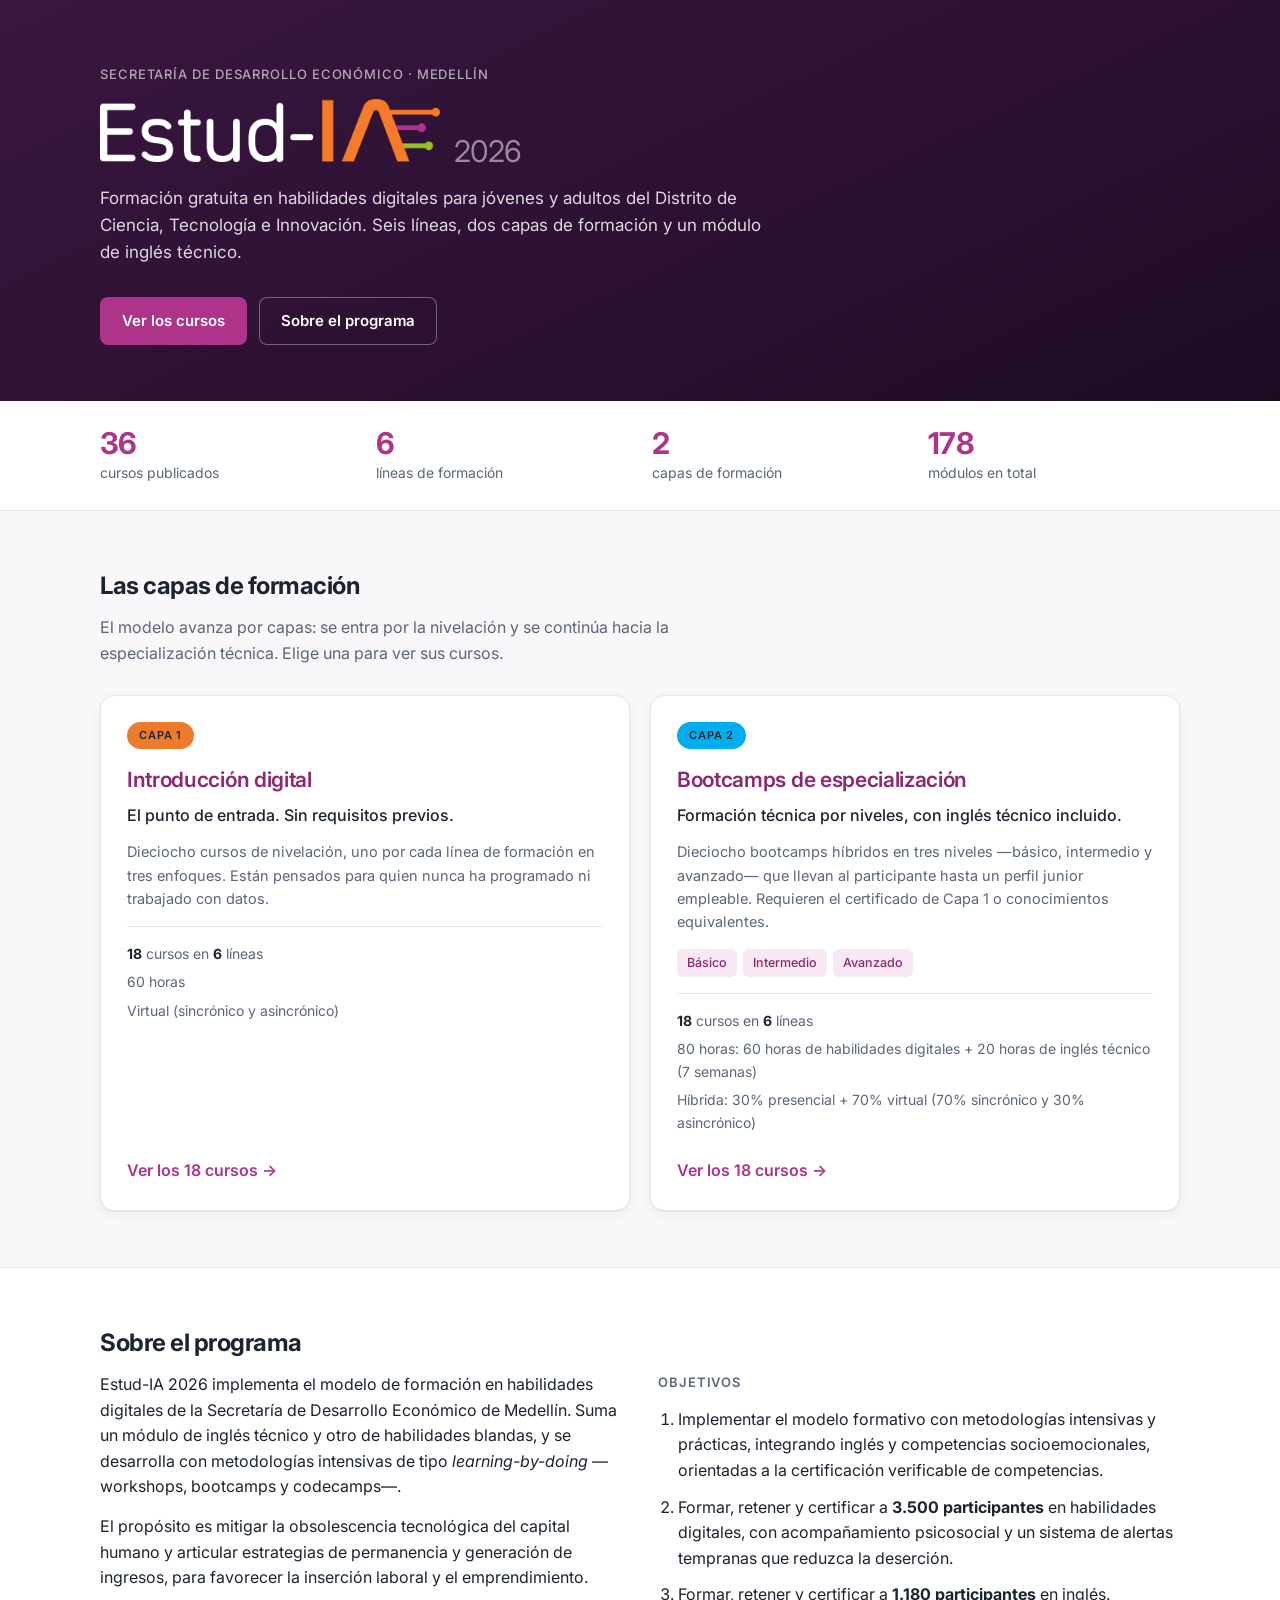
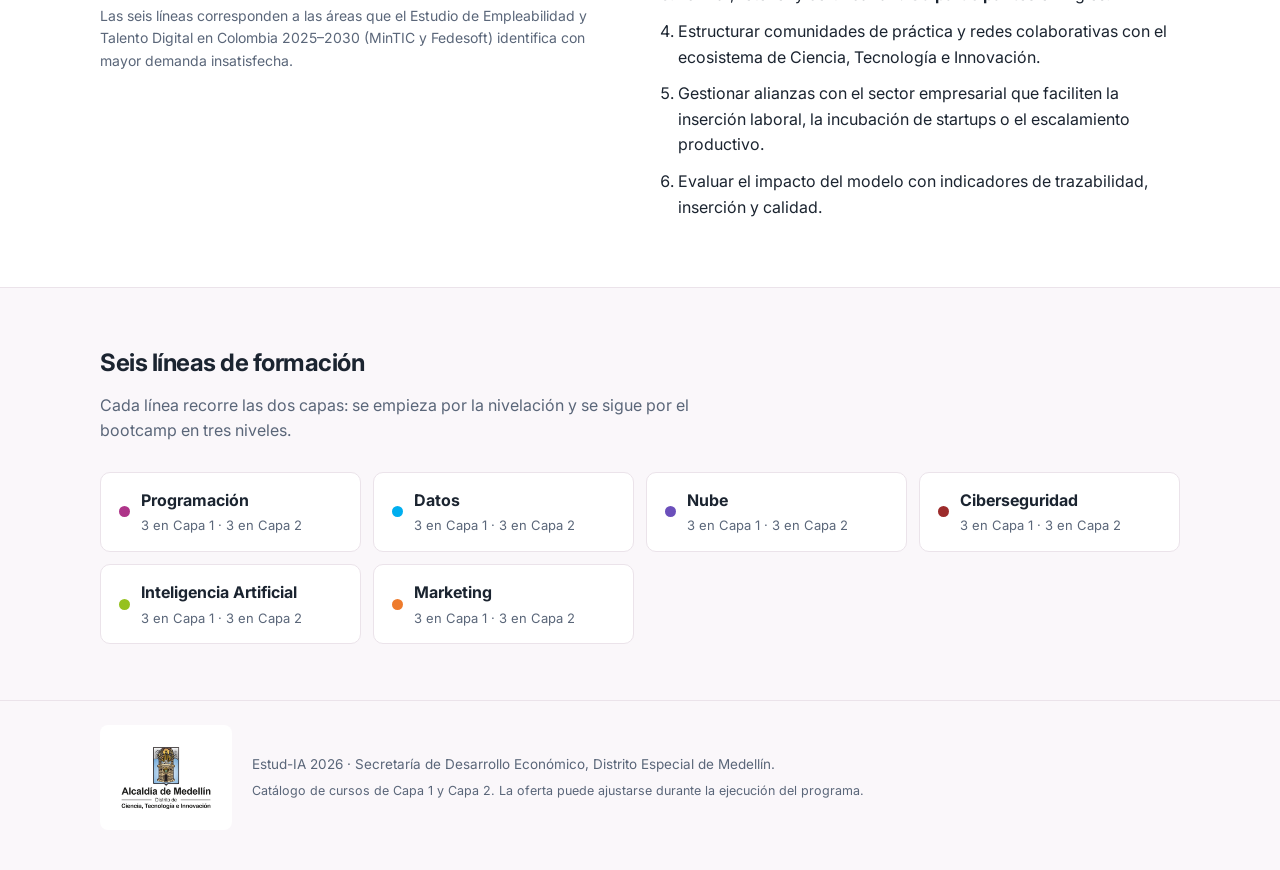
<file: index.html>
<!doctype html>
<html lang="es">
<head>
<meta charset="utf-8">
<meta name="viewport" content="width=device-width, initial-scale=1">
<title>Estud-IA · Programa de formación en habilidades digitales</title>
<meta name="description" content="Estud-IA 2026: formación gratuita en habilidades digitales para Medellín. 36 cursos en dos capas y seis líneas de formación.">
<link rel="preconnect" href="https://fonts.googleapis.com">
<link rel="preconnect" href="https://fonts.gstatic.com" crossorigin>
<link href="https://fonts.googleapis.com/css2?family=Inter:wght@400;500;600;700&display=swap" rel="stylesheet">
<link rel="stylesheet" href="styles.css">
</head>
<body>

<a class="salto" href="#capas">Saltar a las capas de formación</a>

<header class="portada">
  <div class="contenedor">
    <p class="sobretitulo">Secretaría de Desarrollo Económico · Medellín</p>
    <h1 class="logotipo">
      <img src="img/estud-ia.png" alt="Estud-IA" width="900" height="166">
      <span class="anio">2026</span>
    </h1>
    <p class="bajada">
      Formación gratuita en habilidades digitales para jóvenes y adultos del
      Distrito de Ciencia, Tecnología e Innovación. Seis líneas, dos capas de
      formación y un módulo de inglés técnico.
    </p>
    <p class="acciones-portada">
      <a class="boton" href="#capas">Ver los cursos</a>
      <a class="boton secundario" href="#programa">Sobre el programa</a>
    </p>
  </div>
</header>

<section class="cifras" aria-label="El programa en cifras">
  <div class="contenedor rejilla-cifras" id="cifras">
    <p class="cargando-cifras">Cargando…</p>
  </div>
</section>

<main>

  <!-- ---------- Las dos capas ---------- -->
  <section class="seccion" id="capas">
    <div class="contenedor">
      <h2 class="titulo-seccion">Las capas de formación</h2>
      <p class="intro-seccion">
        El modelo avanza por capas: se entra por la nivelación y se continúa
        hacia la especialización técnica. Elige una para ver sus cursos.
      </p>
      <div class="rejilla-capas" id="rejilla-capas"></div>
      <div class="estado oculto" id="error">
        <h3>No se pudo cargar el catálogo</h3>
        <p id="error-detalle"></p>
      </div>
    </div>
  </section>

  <!-- ---------- Sobre el programa ---------- -->
  <section class="seccion alterna" id="programa">
    <div class="contenedor">
      <h2 class="titulo-seccion">Sobre el programa</h2>
      <div class="dos-columnas">
        <div class="prosa">
          <p>
            Estud-IA 2026 implementa el modelo de formación en habilidades
            digitales de la Secretaría de Desarrollo Económico de Medellín.
            Suma un módulo de inglés técnico y otro de habilidades blandas,
            y se desarrolla con metodologías intensivas de tipo
            <i>learning-by-doing</i> —workshops, bootcamps y codecamps—.
          </p>
          <p>
            El propósito es mitigar la obsolescencia tecnológica del capital
            humano y articular estrategias de permanencia y generación de
            ingresos, para favorecer la inserción laboral y el emprendimiento.
          </p>
          <p class="nota-fuente">
            Las seis líneas corresponden a las áreas que el Estudio de
            Empleabilidad y Talento Digital en Colombia 2025–2030
            (MinTIC y Fedesoft) identifica con mayor demanda insatisfecha.
          </p>
        </div>
        <div>
          <h3 class="subtitulo">Objetivos</h3>
          <ol class="objetivos">
            <li>Implementar el modelo formativo con metodologías intensivas y
              prácticas, integrando inglés y competencias socioemocionales,
              orientadas a la certificación verificable de competencias.</li>
            <li>Formar, retener y certificar a <b>3.500 participantes</b> en
              habilidades digitales, con acompañamiento psicosocial y un
              sistema de alertas tempranas que reduzca la deserción.</li>
            <li>Formar, retener y certificar a <b>1.180 participantes</b> en
              inglés.</li>
            <li>Estructurar comunidades de práctica y redes colaborativas con
              el ecosistema de Ciencia, Tecnología e Innovación.</li>
            <li>Gestionar alianzas con el sector empresarial que faciliten la
              inserción laboral, la incubación de startups o el escalamiento
              productivo.</li>
            <li>Evaluar el impacto del modelo con indicadores de trazabilidad,
              inserción y calidad.</li>
          </ol>
        </div>
      </div>
    </div>
  </section>

  <!-- ---------- Líneas de formación ---------- -->
  <section class="seccion" id="lineas">
    <div class="contenedor">
      <h2 class="titulo-seccion">Seis líneas de formación</h2>
      <p class="intro-seccion">
        Cada línea recorre las dos capas: se empieza por la nivelación y se
        sigue por el bootcamp en tres niveles.
      </p>
      <ul class="rejilla-lineas" id="rejilla-lineas"></ul>
    </div>
  </section>

</main>

<footer class="pie-sitio">
  <div class="contenedor">
    <div class="pie-marcas">
      <img class="sello" src="img/alcaldia-medellin.png"
           alt="Alcaldía de Medellín · Distrito de Ciencia, Tecnología e Innovación"
           width="420" height="320">
      <div>
        <p>Estud-IA 2026 · Secretaría de Desarrollo Económico, Distrito Especial de Medellín.</p>
        <p class="menudo">Catálogo de cursos de Capa 1 y Capa 2. La oferta puede ajustarse durante la ejecución del programa.</p>
      </div>
    </div>
  </div>
</footer>

<script src="datos.js"></script>
<script>
(function () {
  'use strict';

  var E = window.EstudIA;
  var $ = function (id) { return document.getElementById(id); };

  function cifra(valor, etiqueta) {
    return '<div class="cifra"><b>' + E.esc(valor) + '</b>' +
           '<span>' + E.esc(etiqueta) + '</span></div>';
  }

  function tarjetaCapa(numero, meta, cursos) {
    var info = E.CAPAS[numero] || { nombre: 'Capa ' + numero, lema: '', detalle: '' };
    var niveles = {};
    cursos.forEach(function (c) { if (c.nivel) { niveles[c.nivel] = 1; } });

    var chips = '';
    Object.keys(E.NIVELES).forEach(function (n) {
      if (niveles[n]) { chips += '<span class="pastilla">' + E.esc(E.NIVELES[n]) + '</span>'; }
    });

    var filas = '';
    filas += '<li><b>' + cursos.length + '</b> cursos en <b>' + (meta ? meta.lineas : 6) + '</b> líneas</li>';
    if (meta && meta.duracion) {
      filas += '<li>' + E.esc(meta.duracion) + '</li>';
    }
    if (meta && meta.modalidad) {
      filas += '<li>' + E.esc(meta.modalidad) + '</li>';
    }

    return '' +
      '<a class="tarjeta-capa capa-' + numero + '" href="capa.html?n=' + numero + '">' +
        '<span class="etiqueta-capa capa-' + numero + '">Capa ' + numero + '</span>' +
        '<h3>' + E.esc(info.nombre) + '</h3>' +
        '<p class="lema">' + E.esc(info.lema) + '</p>' +
        '<p class="detalle-capa">' + E.esc(info.detalle) + '</p>' +
        (chips ? '<p class="pastillas">' + chips + '</p>' : '') +
        '<ul class="ficha-capa">' + filas + '</ul>' +
        '<span class="cta">Ver los ' + cursos.length + ' cursos →</span>' +
      '</a>';
  }

  function tarjetaLinea(cat, cursos) {
    var n1 = cursos.filter(function (c) { return c.capa === 1; }).length;
    var n2 = cursos.filter(function (c) { return c.capa === 2; }).length;
    return '' +
      '<li class="tarjeta-linea cat-' + E.esc(cat) + '">' +
        '<span class="punto" aria-hidden="true"></span>' +
        '<b>' + E.esc(E.nombreLinea(cat)) + '</b>' +
        '<span class="menudo">' + n1 + ' en Capa 1 · ' + n2 + ' en Capa 2</span>' +
      '</li>';
  }

  E.cargarCursos().then(function (doc) {
    var cursos = (doc && doc.cursos) || [];
    if (!cursos.length) { throw new Error('El archivo cargó, pero no contiene cursos.'); }

    // Cifras, todas derivadas de los datos.
    var lineas = {};
    cursos.forEach(function (c) { lineas[c.categoria] = 1; });
    var capas = {};
    cursos.forEach(function (c) { capas[c.capa] = 1; });

    $('cifras').innerHTML =
      cifra(cursos.length, 'cursos publicados') +
      cifra(Object.keys(lineas).length, 'líneas de formación') +
      cifra(Object.keys(capas).length, 'capas de formación') +
      cifra(cursos.reduce(function (s, c) { return s + c.modulos.length; }, 0), 'módulos en total');

    // Una tarjeta por capa presente en los datos.
    var numeros = Object.keys(capas).map(Number).sort(function (a, b) { return a - b; });
    $('rejilla-capas').innerHTML = numeros.map(function (n) {
      return tarjetaCapa(n, E.datosCapa(doc, n),
        cursos.filter(function (c) { return c.capa === n; }));
    }).join('');

    // Líneas, en el orden de LINEAS.
    var orden = Object.keys(E.LINEAS).filter(function (c) { return lineas[c]; });
    Object.keys(lineas).forEach(function (c) {
      if (orden.indexOf(c) === -1) { orden.push(c); }
    });
    $('rejilla-lineas').innerHTML = orden.map(function (cat) {
      return tarjetaLinea(cat, cursos.filter(function (c) { return c.categoria === cat; }));
    }).join('');

  }).catch(function (err) {
    var c = $('cifras');
    if (c) { c.innerHTML = ''; }
    $('error').classList.remove('oculto');
    $('error-detalle').textContent = err.message;
  });

})();
</script>

</body>
</html>
</file>
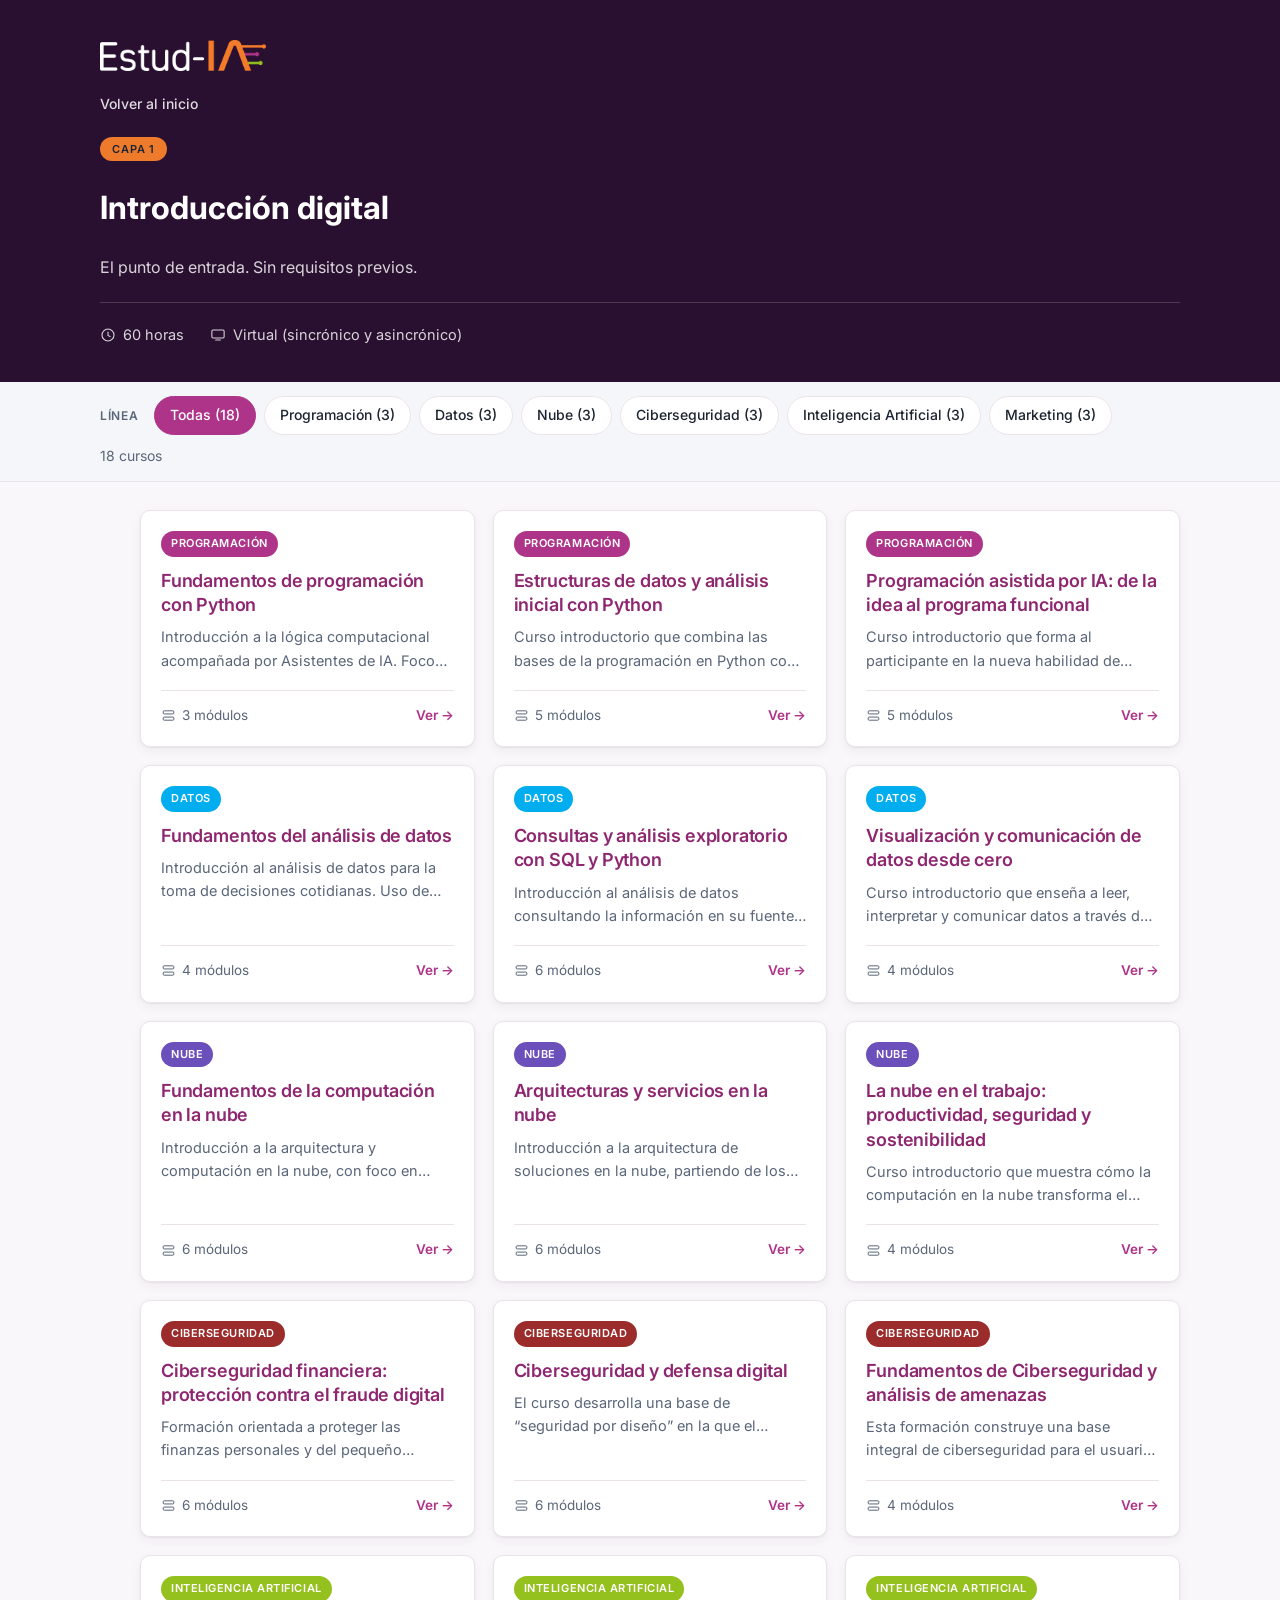
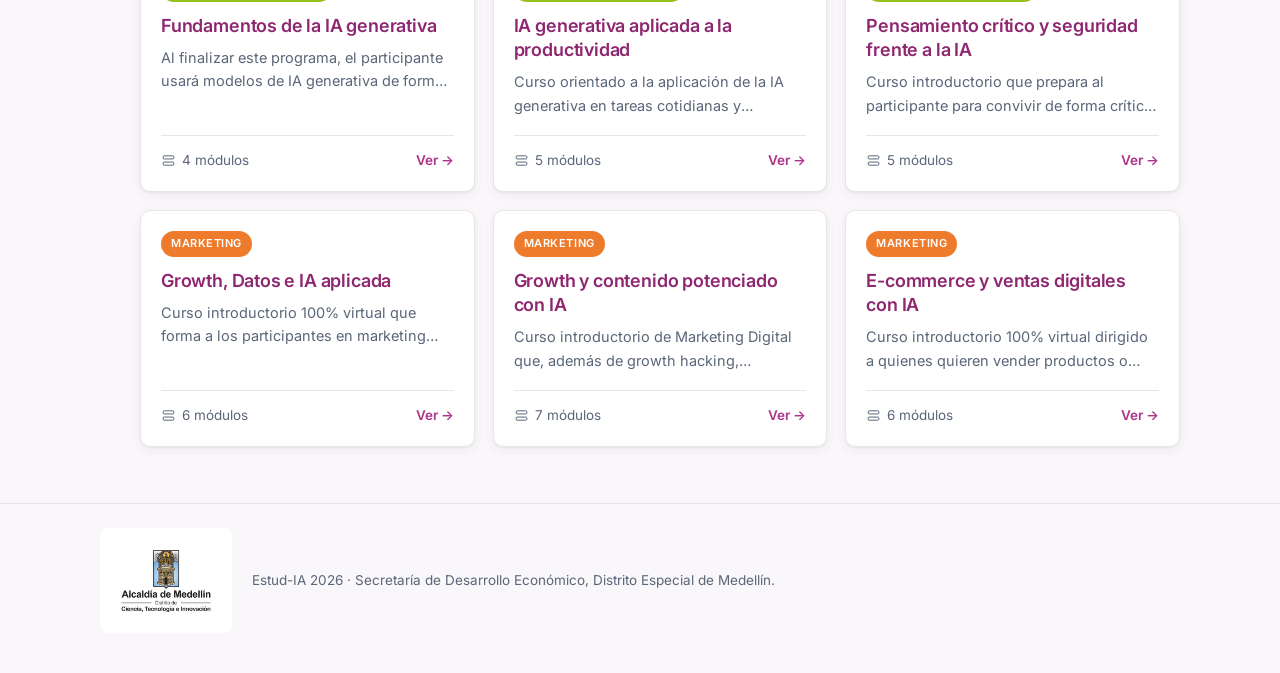
<file: capa.html>
<!doctype html>
<html lang="es">
<head>
<meta charset="utf-8">
<meta name="viewport" content="width=device-width, initial-scale=1">
<title>Cursos · Estud-IA</title>
<link rel="preconnect" href="https://fonts.googleapis.com">
<link rel="preconnect" href="https://fonts.gstatic.com" crossorigin>
<link href="https://fonts.googleapis.com/css2?family=Inter:wght@400;500;600;700&display=swap" rel="stylesheet">
<link rel="stylesheet" href="styles.css">
</head>
<body>

<a class="salto" href="#catalogo">Saltar al catálogo</a>

<header class="cabecera">
  <div class="contenedor">
    <a class="masthead" href="index.html" aria-label="Estud-IA, ir al inicio">
      <img src="img/estud-ia.png" alt="Estud-IA" width="900" height="166">
    </a>
    <a class="volver" href="index.html" id="volver">Volver al inicio</a>
    <div id="cabecera-capa"></div>
  </div>
</header>

<nav class="filtros" aria-label="Filtros del catálogo">
  <div class="contenedor" id="filtros"></div>
</nav>

<main class="contenedor" id="catalogo">

  <p class="estado" id="cargando">Cargando el catálogo…</p>

  <div class="estado oculto" id="error">
    <h2>No se pudo cargar el catálogo</h2>
    <p id="error-detalle"></p>
    <p class="acciones"><a class="boton" href="index.html">Volver al inicio</a></p>
  </div>

  <div class="estado oculto" id="vacio">
    <h2>Sin cursos con estos filtros</h2>
    <p>Prueba con otra combinación o vuelve a «Todas».</p>
  </div>

  <ul class="rejilla oculto" id="rejilla"></ul>

</main>

<footer class="pie-sitio">
  <div class="contenedor">
    <div class="pie-marcas">
      <img class="sello" src="img/alcaldia-medellin.png"
           alt="Alcaldía de Medellín · Distrito de Ciencia, Tecnología e Innovación"
           width="420" height="320">
      <p>Estud-IA 2026 · Secretaría de Desarrollo Económico, Distrito Especial de Medellín.</p>
    </div>
  </div>
</footer>

<script src="datos.js"></script>
<script>
(function () {
  'use strict';

  var E = window.EstudIA;
  var $ = function (id) { return document.getElementById(id); };

  // ?n=1 o ?n=2. Si falta o no es válido, se asume Capa 1.
  var capa = parseInt(new URLSearchParams(window.location.search).get('n'), 10);
  if (!capa || capa < 1) { capa = 1; }

  var cursos = [];
  var fLinea = 'todas';
  var fNivel = 'todos';

  /* ---- Cabecera ---- */

  function pintarCabecera(meta) {
    var info = E.CAPAS[capa] || { nombre: 'Capa ' + capa, lema: '' };
    document.title = 'Capa ' + capa + ' · ' + info.nombre + ' · Estud-IA';

    var ficha = '';
    if (meta && meta.duracion) {
      ficha += '<span class="dato">' + E.ICONOS.reloj + E.esc(meta.duracion) + '</span>';
    }
    if (meta && meta.modalidad) {
      ficha += '<span class="dato">' + E.ICONOS.modalidad + E.esc(meta.modalidad) + '</span>';
    }

    $('cabecera-capa').innerHTML =
      '<span class="etiqueta-capa capa-' + capa + '">Capa ' + capa + '</span>' +
      '<h1>' + E.esc(info.nombre) + '</h1>' +
      (info.lema ? '<p class="bajada">' + E.esc(info.lema) + '</p>' : '') +
      (ficha ? '<div class="ficha">' + ficha + '</div>' : '');
  }

  /* ---- Filtros ---- */

  function boton(grupo, valor, etiqueta, n, activo) {
    return '<button type="button" class="chip-filtro" data-grupo="' + grupo + '"' +
           ' data-valor="' + E.esc(valor) + '" aria-pressed="' + activo + '">' +
           E.esc(etiqueta) + ' (' + n + ')</button>';
  }

  function pintarFiltros() {
    var html = '';

    // Línea de formación, en el orden de LINEAS.
    var presentes = Object.keys(E.LINEAS).filter(function (cat) {
      return cursos.some(function (c) { return c.categoria === cat; });
    });
    cursos.forEach(function (c) {
      if (presentes.indexOf(c.categoria) === -1) { presentes.push(c.categoria); }
    });

    html += '<div class="grupo-filtro"><span class="etiqueta-filtro">Línea</span>' +
            boton('linea', 'todas', 'Todas', cursos.length, fLinea === 'todas');
    presentes.forEach(function (cat) {
      var n = cursos.filter(function (c) { return c.categoria === cat; }).length;
      html += boton('linea', cat, E.nombreLinea(cat), n, fLinea === cat);
    });
    html += '</div>';

    // Nivel: solo si esta capa los tiene (Capa 1 no).
    var conNivel = Object.keys(E.NIVELES).filter(function (niv) {
      return cursos.some(function (c) { return c.nivel === niv; });
    });
    if (conNivel.length) {
      html += '<div class="grupo-filtro"><span class="etiqueta-filtro">Nivel</span>' +
              boton('nivel', 'todos', 'Todos', cursos.length, fNivel === 'todos');
      conNivel.forEach(function (niv) {
        var n = cursos.filter(function (c) { return c.nivel === niv; }).length;
        html += boton('nivel', niv, E.NIVELES[niv], n, fNivel === niv);
      });
      html += '</div>';
    }

    html += '<p class="conteo" id="conteo"></p>';
    $('filtros').innerHTML = html;
  }

  $('filtros').addEventListener('click', function (ev) {
    var b = ev.target.closest('.chip-filtro');
    if (!b) { return; }
    if (b.dataset.grupo === 'linea') { fLinea = b.dataset.valor; }
    else { fNivel = b.dataset.valor; }

    Array.prototype.forEach.call(
      $('filtros').querySelectorAll('.chip-filtro'),
      function (otro) {
        var activo = (otro.dataset.grupo === 'linea')
          ? otro.dataset.valor === fLinea
          : otro.dataset.valor === fNivel;
        otro.setAttribute('aria-pressed', String(activo));
      }
    );
    pintarCursos();
  });

  /* ---- Tarjetas ---- */

  function tarjeta(c) {
    var n = (c.modulos || []).length;
    var nivel = E.nombreNivel(c.nivel);
    return '' +
      '<li>' +
      '<a class="tarjeta cat-' + E.esc(c.categoria) + '" href="curso.html?id=' +
        encodeURIComponent(c.id) + '">' +
        '<span class="encabezado-tarjeta">' +
          '<span class="chip-cat">' + E.esc(E.nombreLinea(c.categoria)) + '</span>' +
          (nivel ? '<span class="chip-nivel">' + E.esc(nivel) + '</span>' : '') +
        '</span>' +
        '<h2>' + E.esc(c.nombre) + '</h2>' +
        '<p class="resumen">' + E.esc(c.descripcion) + '</p>' +
        '<span class="pie">' +
          '<span class="dato">' + E.ICONOS.modulos + E.plural(n, 'módulo', 'módulos') + '</span>' +
          '<span class="ver" aria-hidden="true">Ver →</span>' +
        '</span>' +
      '</a>' +
      '</li>';
  }

  function pintarCursos() {
    var lista = cursos.filter(function (c) {
      return (fLinea === 'todas' || c.categoria === fLinea) &&
             (fNivel === 'todos'  || c.nivel === fNivel);
    });

    $('rejilla').innerHTML = lista.map(tarjeta).join('');
    $('rejilla').classList.toggle('oculto', lista.length === 0);
    $('vacio').classList.toggle('oculto', lista.length !== 0);

    var conteo = $('conteo');
    if (conteo) {
      conteo.textContent = (lista.length === cursos.length)
        ? E.plural(cursos.length, 'curso', 'cursos')
        : E.plural(lista.length, 'curso', 'cursos') + ' de ' + cursos.length;
    }
  }

  /* ---- Arranque ---- */

  E.cargarCursos().then(function (doc) {
    $('cargando').classList.add('oculto');

    var todos = (doc && doc.cursos) || [];
    cursos = E.ordenar(todos.filter(function (c) { return c.capa === capa; }));

    if (!cursos.length) {
      $('error').classList.remove('oculto');
      $('error-detalle').textContent =
        'No hay cursos publicados para la Capa ' + capa + '.';
      $('cabecera-capa').innerHTML = '<h1>Capa ' + capa + '</h1>';
      return;
    }

    pintarCabecera(E.datosCapa(doc, capa));
    pintarFiltros();
    pintarCursos();

  }).catch(function (err) {
    $('cargando').classList.add('oculto');
    $('cabecera-capa').innerHTML = '<h1>Catálogo</h1>';
    $('error').classList.remove('oculto');
    $('error-detalle').textContent = err.message;
  });

})();
</script>

</body>
</html>
</file>
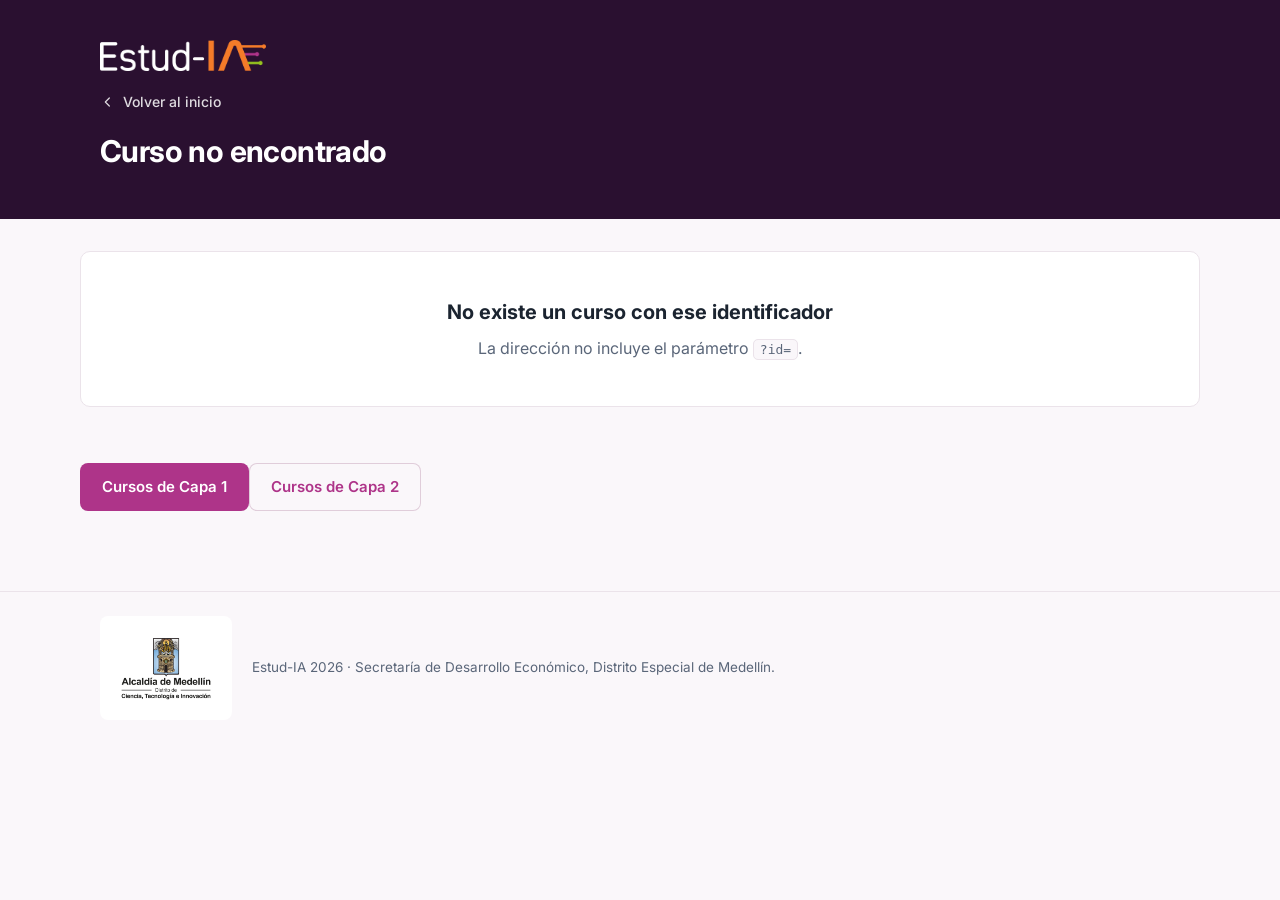
<file: curso.html>
<!doctype html>
<html lang="es">
<head>
<meta charset="utf-8">
<meta name="viewport" content="width=device-width, initial-scale=1">
<title>Curso · Estud-IA</title>
<link rel="preconnect" href="https://fonts.googleapis.com">
<link rel="preconnect" href="https://fonts.gstatic.com" crossorigin>
<link href="https://fonts.googleapis.com/css2?family=Inter:wght@400;500;600;700&display=swap" rel="stylesheet">
<link rel="stylesheet" href="styles.css">
</head>
<body>

<a class="salto" href="#contenido">Saltar al contenido</a>

<header class="cabecera cabecera-curso">
  <div class="contenedor">
    <a class="masthead" href="index.html" aria-label="Estud-IA, ir al inicio">
      <img src="img/estud-ia.png" alt="Estud-IA" width="900" height="166">
    </a>
    <a class="volver" href="index.html" id="volver">Volver</a>
    <div id="cabecera-curso"></div>
  </div>
</header>

<main class="contenedor detalle" id="contenido">
  <p class="estado" id="cargando">Cargando el curso…</p>
  <div id="cuerpo"></div>
</main>

<footer class="pie-sitio">
  <div class="contenedor">
    <div class="pie-marcas">
      <img class="sello" src="img/alcaldia-medellin.png"
           alt="Alcaldía de Medellín · Distrito de Ciencia, Tecnología e Innovación"
           width="420" height="320">
      <p>Estud-IA 2026 · Secretaría de Desarrollo Económico, Distrito Especial de Medellín.</p>
    </div>
  </div>
</footer>

<script src="datos.js"></script>
<script>
(function () {
  'use strict';

  var E = window.EstudIA;
  var $ = function (id) { return document.getElementById(id); };

  var id = new URLSearchParams(window.location.search).get('id');

  /* ---- Secciones ---- */

  function plegable(titulo, contenidoHtml) {
    return '<details class="plegable">' +
             '<summary>' + E.esc(titulo) + E.ICONOS.flecha + '</summary>' +
             '<div class="cuerpo">' + contenidoHtml + '</div>' +
           '</details>';
  }

  function modulo(m, i) {
    var items = (m.contenidos || []).map(function (c) {
      return '<li>' + E.esc(c) + '</li>';
    }).join('');

    // El título ya viene como "M1 - Nombre": se parte para no repetir el código.
    var partes = String(m.titulo || '').split(' - ');
    var codigo = partes.length > 1 ? partes.shift() : 'M' + (i + 1);
    var nombre = partes.join(' - ') || m.titulo || '';

    return '<details class="plegable"' + (i === 0 ? ' open' : '') + '>' +
             '<summary>' +
               '<span class="num">' + E.esc(codigo) + '</span>' +
               '<span>' + E.esc(nombre) + '</span>' +
               E.ICONOS.flecha +
             '</summary>' +
             '<div class="cuerpo">' +
               (items ? '<ul>' + items + '</ul>'
                      : '<p>Contenidos por publicar.</p>') +
             '</div>' +
           '</details>';
  }

  function pintarCurso(c) {
    var info = E.CAPAS[c.capa] || { nombre: 'Capa ' + c.capa };
    var nivel = E.nombreNivel(c.nivel);
    document.title = c.nombre + ' · Estud-IA';

    // El enlace de regreso lleva al catálogo de SU capa, no al inicio.
    var volver = $('volver');
    volver.href = 'capa.html?n=' + c.capa;
    volver.innerHTML = E.ICONOS.atras + 'Capa ' + c.capa + ' · ' + E.esc(info.nombre);

    var ficha = '<span class="dato">' + E.ICONOS.reloj + E.esc(c.duracion) + '</span>';
    if (c.modalidad) {
      ficha += '<span class="dato">' + E.ICONOS.modalidad + E.esc(c.modalidad) + '</span>';
    }

    $('cabecera-curso').innerHTML =
      '<span class="encabezado-tarjeta">' +
        '<span class="chip-cat">' + E.esc(E.nombreLinea(c.categoria)) + '</span>' +
        (nivel ? '<span class="chip-nivel">' + E.esc(nivel) + '</span>' : '') +
      '</span>' +
      '<h1>' + E.esc(c.nombre) + '</h1>' +
      '<div class="ficha">' + ficha + '</div>';

    var html = '';

    html += '<section class="bloque">' +
              '<h2>Descripción</h2>' +
              '<p>' + E.esc(c.descripcion) + '</p>' +
            '</section>';

    var herr = c.herramientas || [];
    if (herr.length) {
      html += '<section class="bloque">' +
                '<h2>Herramientas requeridas</h2>' +
                '<ul class="herramientas">' +
                  herr.map(function (h) { return '<li>' + E.esc(h) + '</li>'; }).join('') +
                '</ul>' +
              '</section>';
    }

    if (c.perfil_entrada) {
      html += plegable('Perfil de entrada', '<p>' + E.esc(c.perfil_entrada) + '</p>');
    }
    if (c.perfil_salida) {
      html += plegable('Perfil de salida', '<p>' + E.esc(c.perfil_salida) + '</p>');
    }

    var mods = c.modulos || [];
    if (mods.length) {
      html += '<h2 class="modulos-titulo">Módulos <span>· ' + mods.length + '</span></h2>' +
              mods.map(modulo).join('');
    }

    html += '<p class="acciones">' +
              '<a class="boton" href="capa.html?n=' + c.capa + '">' +
                E.ICONOS.atras + 'Ver los demás cursos de Capa ' + c.capa + '</a>' +
              '<a class="boton secundario" href="index.html">Inicio</a>' +
            '</p>';

    $('cuerpo').innerHTML = html;
  }

  function noEncontrado(id) {
    document.title = 'Curso no encontrado · Estud-IA';
    $('volver').innerHTML = E.ICONOS.atras + 'Volver al inicio';
    $('cabecera-curso').innerHTML = '<h1>Curso no encontrado</h1>';
    $('cuerpo').innerHTML =
      '<div class="estado">' +
        '<h2>No existe un curso con ese identificador</h2>' +
        (id ? '<p>Se buscó <code>' + E.esc(id) + '</code> y no está en el catálogo.</p>'
            : '<p>La dirección no incluye el parámetro <code>?id=</code>.</p>') +
      '</div>' +
      '<p class="acciones">' +
        '<a class="boton" href="capa.html?n=1">Cursos de Capa 1</a>' +
        '<a class="boton secundario" href="capa.html?n=2">Cursos de Capa 2</a>' +
      '</p>';
  }

  function fallo(mensaje) {
    $('cabecera-curso').innerHTML = '<h1>No se pudo cargar el curso</h1>';
    $('cuerpo').innerHTML =
      '<div class="estado"><p>' + E.esc(mensaje) + '</p></div>' +
      '<p class="acciones"><a class="boton" href="index.html">Volver al inicio</a></p>';
  }

  /* ---- Arranque ---- */

  $('volver').innerHTML = E.ICONOS.atras + 'Volver';

  E.cargarCursos().then(function (doc) {
    $('cargando').classList.add('oculto');

    var lista = (doc && doc.cursos) || [];
    var curso = null;
    for (var i = 0; i < lista.length; i++) {
      if (lista[i].id === id) { curso = lista[i]; break; }
    }

    if (curso) { pintarCurso(curso); }
    else { noEncontrado(id); }
  }).catch(function (err) {
    $('cargando').classList.add('oculto');
    fallo(err.message);
  });

})();
</script>

</body>
</html>
</file>
<file: styles.css>
/* Estud-IA — catálogo de cursos. CSS propio, sin frameworks. */

:root {
  /* Identidad grafica. Los tres colores de marca son #ae3489, #ee7b2c y
     #00aeef. Solo el magenta alcanza contraste AA para texto (5.75:1): el
     naranja (2.80) y el cian (2.53) no, asi que se usan como fondo con
     texto oscuro o como acento grafico, nunca como color de letra. */
  --marca: #ae3489;
  --marca-oscura: #8e2770;
  --marca-clara: #f7e9f3;

  --naranja: #ee7b2c;
  --cian: #00aeef;

  --hero: #2a1030;
  --hero-alto: #3a1640;

  --fondo: #faf7fa;
  --blanco: #ffffff;
  --borde: #ebe3ea;

  --texto: #1b2430;
  --texto-suave: #5a6679;

  --radio: 10px;
  --sombra: 0 1px 2px rgba(27, 36, 48, .06), 0 4px 12px rgba(27, 36, 48, .05);
  --sombra-alta: 0 2px 4px rgba(27, 36, 48, .08), 0 12px 28px rgba(27, 36, 48, .10);

  --ancho: 1120px;
  --gutter: 20px;
}

/* Un color por línea de formación. Se usa en el chip de la tarjeta. */
/* Un tono por linea. Son puntos decorativos junto a una etiqueta escrita,
   no el unico portador del significado. Anclados en los tres colores de
   marca mas el verde del logotipo; los dos restantes se interpolan. La
   pareja mas parecida queda a 121 de distancia RGB y 42 grados de tono. */
.cat-programacion   { --cat: #ae3489; }   /* magenta de marca */
.cat-ciberseguridad { --cat: #9c2b2b; }
.cat-marketing      { --cat: #ee7b2c; }   /* naranja de marca */
.cat-ia             { --cat: #95c11f; }   /* verde del logotipo */
.cat-datos          { --cat: #00aeef; }   /* cian de marca */
.cat-nube           { --cat: #6b4fbb; }

*, *::before, *::after { box-sizing: border-box; }

html { -webkit-text-size-adjust: 100%; }

body {
  margin: 0;
  font-family: Inter, system-ui, -apple-system, "Segoe UI", Roboto, sans-serif;
  font-size: 16px;
  line-height: 1.6;
  color: var(--texto);
  background: var(--fondo);
  -webkit-font-smoothing: antialiased;
}

a { color: var(--marca); }

.contenedor {
  max-width: var(--ancho);
  margin: 0 auto;
  padding: 0 var(--gutter);
}

/* Accesibilidad: salto al contenido y foco visible. */
.salto {
  position: absolute;
  left: -9999px;
  top: 0;
  background: var(--blanco);
  color: var(--marca);
  padding: 10px 16px;
  z-index: 10;
}
.salto:focus { left: 8px; top: 8px; }

:focus-visible {
  outline: 2px solid var(--marca);
  outline-offset: 2px;
  border-radius: 4px;
}

/* ---------- Encabezado ---------- */

.cabecera {
  background: var(--hero);
  color: var(--blanco);
  padding: 40px 0 36px;
}

.cabecera .marca {
  display: inline-flex;
  align-items: baseline;
  gap: 10px;
  margin: 0 0 10px;
  font-size: 32px;
  line-height: 1.15;
  font-weight: 700;
  letter-spacing: -.02em;
}

.cabecera .marca .capa {
  font-size: 13px;
  font-weight: 500;
  letter-spacing: .06em;
  text-transform: uppercase;
  padding: 4px 9px;
  border-radius: 999px;
  background: rgba(255, 255, 255, .16);
}

.cabecera p {
  margin: 0;
  max-width: 60ch;
  font-size: 16px;
  color: rgba(255, 255, 255, .82);
}

/* ---------- Filtros ---------- */

.filtros {
  position: sticky;
  top: 0;
  z-index: 5;
  background: rgba(244, 246, 249, .92);
  backdrop-filter: blur(8px);
  border-bottom: 1px solid var(--borde);
  padding: 14px 0;
  margin-bottom: 28px;
}

.filtros .fila {
  display: flex;
  flex-wrap: wrap;
  align-items: center;
  gap: 8px;
}

.filtros .conteo {
  margin-left: auto;
  font-size: 14px;
  color: var(--texto-suave);
  white-space: nowrap;
}

.chip-filtro {
  font: inherit;
  font-size: 14px;
  font-weight: 500;
  color: var(--texto);
  background: var(--blanco);
  border: 1px solid var(--borde);
  border-radius: 999px;
  padding: 7px 15px;
  cursor: pointer;
  transition: background .15s, border-color .15s, color .15s;
}

.chip-filtro:hover {
  border-color: var(--marca);
  color: var(--marca);
}

.chip-filtro[aria-pressed="true"] {
  background: var(--marca);
  border-color: var(--marca);
  color: var(--blanco);
}

/* ---------- Rejilla de tarjetas ---------- */

.rejilla {
  display: grid;
  grid-template-columns: repeat(auto-fill, minmax(300px, 1fr));
  gap: 18px;
  padding-bottom: 56px;
  list-style: none;
  margin: 0;
}

.tarjeta {
  display: flex;
  flex-direction: column;
  height: 100%;
  background: var(--blanco);
  border: 1px solid var(--borde);
  border-radius: var(--radio);
  box-shadow: var(--sombra);
  padding: 20px;
  text-decoration: none;
  color: inherit;
  transition: transform .15s, box-shadow .15s, border-color .15s;
}

.tarjeta:hover,
.tarjeta:focus-visible {
  transform: translateY(-2px);
  box-shadow: var(--sombra-alta);
  border-color: #dcc4d6;
}

.chip-cat {
  align-self: flex-start;
  font-size: 11px;
  font-weight: 600;
  letter-spacing: .05em;
  text-transform: uppercase;
  color: var(--blanco);
  background: var(--cat, var(--marca));
  border-radius: 999px;
  padding: 4px 10px;
  margin-bottom: 12px;
}

.tarjeta h2 {
  margin: 0 0 8px;
  font-size: 18px;
  line-height: 1.35;
  font-weight: 600;
  letter-spacing: -.01em;
  color: var(--marca-oscura);
}

/* Descripción truncada a 2 líneas. */
.tarjeta .resumen {
  margin: 0 0 18px;
  font-size: 14.5px;
  color: var(--texto-suave);
  display: -webkit-box;
  -webkit-line-clamp: 2;
  line-clamp: 2;
  -webkit-box-orient: vertical;
  overflow: hidden;
}

.tarjeta .pie {
  margin-top: auto;
  display: flex;
  align-items: center;
  gap: 14px;
  padding-top: 14px;
  border-top: 1px solid var(--borde);
  font-size: 13.5px;
  color: var(--texto-suave);
}

.tarjeta .pie .dato {
  display: inline-flex;
  align-items: center;
  gap: 6px;
}

.tarjeta .pie svg {
  width: 15px;
  height: 15px;
  flex: none;
  stroke: currentColor;
  fill: none;
  stroke-width: 1.6;
}

.tarjeta .ver {
  margin-left: auto;
  font-weight: 600;
  color: var(--marca);
}

/* ---------- Estados ---------- */

.estado {
  background: var(--blanco);
  border: 1px solid var(--borde);
  border-radius: var(--radio);
  padding: 44px 24px;
  margin-bottom: 56px;
  text-align: center;
  color: var(--texto-suave);
}

.estado h2 {
  margin: 0 0 8px;
  font-size: 20px;
  color: var(--texto);
}

.estado p { margin: 0 auto; max-width: 52ch; }

.estado code {
  font-family: ui-monospace, SFMono-Regular, Menlo, Consolas, monospace;
  font-size: 13px;
  background: var(--fondo);
  border: 1px solid var(--borde);
  border-radius: 5px;
  padding: 2px 6px;
}

.oculto { display: none !important; }

/* ---------- Detalle del curso ---------- */

.volver {
  display: inline-flex;
  align-items: center;
  gap: 7px;
  font-size: 14px;
  font-weight: 500;
  color: rgba(255, 255, 255, .85);
  text-decoration: none;
  margin-bottom: 20px;
}

.volver:hover { color: var(--blanco); text-decoration: underline; }

.volver svg {
  width: 16px;
  height: 16px;
  stroke: currentColor;
  fill: none;
  stroke-width: 1.8;
}

/* Sobre el azul oscuro de la cabecera el color de linea no contrasta:
   el chip del detalle usa un velo blanco en su lugar. */
.cabecera-curso .chip-cat {
  margin-bottom: 14px;
  background: rgba(255, 255, 255, .18);
}

.cabecera-curso h1 {
  margin: 0 0 14px;
  font-size: 30px;
  line-height: 1.2;
  font-weight: 700;
  letter-spacing: -.02em;
  max-width: 28ch;
}

.ficha {
  display: flex;
  flex-wrap: wrap;
  gap: 10px 26px;
  margin-top: 22px;
  padding-top: 20px;
  border-top: 1px solid rgba(255, 255, 255, .18);
  font-size: 14.5px;
  color: rgba(255, 255, 255, .82);
}

.ficha .dato { display: inline-flex; align-items: center; gap: 7px; }

.ficha svg {
  width: 16px;
  height: 16px;
  flex: none;
  stroke: currentColor;
  fill: none;
  stroke-width: 1.6;
}

.detalle { padding: 32px 0 64px; }

.bloque {
  background: var(--blanco);
  border: 1px solid var(--borde);
  border-radius: var(--radio);
  box-shadow: var(--sombra);
  padding: 24px;
  margin-bottom: 18px;
}

.bloque > h2 {
  margin: 0 0 14px;
  font-size: 13px;
  font-weight: 600;
  letter-spacing: .07em;
  text-transform: uppercase;
  color: var(--texto-suave);
}

.bloque p { margin: 0; }

.herramientas {
  display: flex;
  flex-wrap: wrap;
  gap: 8px;
  list-style: none;
  margin: 0;
  padding: 0;
}

.herramientas li {
  font-size: 14px;
  background: var(--marca-clara);
  color: var(--marca-oscura);
  border-radius: 6px;
  padding: 5px 11px;
}

/* Secciones colapsables: <details> nativo, sin JS. */
.plegable {
  background: var(--blanco);
  border: 1px solid var(--borde);
  border-radius: var(--radio);
  box-shadow: var(--sombra);
  margin-bottom: 12px;
  overflow: hidden;
}

.plegable > summary {
  display: flex;
  align-items: center;
  gap: 12px;
  padding: 16px 22px;
  cursor: pointer;
  font-weight: 600;
  color: var(--marca-oscura);
  list-style: none;
}

.plegable > summary::-webkit-details-marker { display: none; }

.plegable > summary:hover { background: #fafbfd; }

.plegable > summary .flecha {
  margin-left: auto;
  flex: none;
  width: 18px;
  height: 18px;
  stroke: var(--texto-suave);
  fill: none;
  stroke-width: 1.8;
  transition: transform .18s;
}

.plegable[open] > summary .flecha { transform: rotate(180deg); }

.plegable > summary .num {
  flex: none;
  width: 30px;
  height: 30px;
  display: grid;
  place-items: center;
  border-radius: 7px;
  background: var(--marca-clara);
  color: var(--marca);
  font-size: 13px;
  font-weight: 600;
}

.plegable .cuerpo {
  padding: 4px 22px 20px;
  border-top: 1px solid var(--borde);
}

.plegable .cuerpo p { margin: 16px 0 0; }

.plegable .cuerpo ul {
  margin: 16px 0 0;
  padding-left: 22px;
}

.plegable .cuerpo li { margin-bottom: 7px; }

.modulos-titulo {
  margin: 34px 0 14px;
  font-size: 18px;
  font-weight: 600;
  letter-spacing: -.01em;
}

.modulos-titulo span {
  font-size: 14px;
  font-weight: 400;
  color: var(--texto-suave);
}

.acciones { margin-top: 32px; }

.boton {
  display: inline-flex;
  align-items: center;
  gap: 8px;
  font-size: 15px;
  font-weight: 600;
  color: var(--blanco);
  background: var(--marca);
  border-radius: 8px;
  padding: 12px 22px;
  text-decoration: none;
  transition: background .15s;
}

.boton:hover { background: var(--marca-oscura); }

.boton svg {
  width: 17px;
  height: 17px;
  stroke: currentColor;
  fill: none;
  stroke-width: 1.8;
}

.pie-sitio {
  border-top: 1px solid var(--borde);
  padding: 24px 0 40px;
  font-size: 13.5px;
  color: var(--texto-suave);
}

.pie-sitio p { margin: 0; }

/* ---------- Móvil ---------- */

@media (max-width: 620px) {
  .cabecera { padding: 28px 0 24px; }
  .cabecera .marca { font-size: 26px; }
  .cabecera-curso h1 { font-size: 24px; }
  .rejilla { grid-template-columns: 1fr; gap: 14px; }
  .filtros .fila { gap: 7px; }
  .filtros .conteo { margin-left: 0; width: 100%; order: 3; }
  .chip-filtro { font-size: 13.5px; padding: 6px 13px; }
  .bloque, .plegable > summary { padding-left: 16px; padding-right: 16px; }
  .plegable .cuerpo { padding-left: 16px; padding-right: 16px; }
}

@media (prefers-reduced-motion: reduce) {
  * { transition: none !important; }
  .tarjeta:hover { transform: none; }
}

@media print {
  .filtros, .volver, .acciones, .salto { display: none; }
  .cabecera { background: none; color: #000; }
  .cabecera p, .ficha { color: #333; }
  .plegable .cuerpo { display: block !important; }
}

/* =====================================================================
   Portada (index.html) y elementos nuevos de dos capas
   ===================================================================== */

.portada {
  background: linear-gradient(155deg, var(--hero-alto) 0%, var(--hero) 62%, #1d0b22 100%);
  color: var(--blanco);
  padding: 64px 0 56px;
}

.portada .sobretitulo {
  margin: 0 0 14px;
  font-size: 13px;
  font-weight: 500;
  letter-spacing: .07em;
  text-transform: uppercase;
  color: rgba(255, 255, 255, .62);
}

.portada h1 {
  margin: 0 0 18px;
  font-size: 48px;
  line-height: 1.05;
  font-weight: 700;
  letter-spacing: -.03em;
}

.portada h1 .anio {
  font-weight: 400;
  color: rgba(255, 255, 255, .5);
}

.bajada {
  margin: 0;
  max-width: 62ch;
  font-size: 17px;
  line-height: 1.6;
  color: rgba(255, 255, 255, .84);
}

.acciones-portada {
  display: flex;
  flex-wrap: wrap;
  gap: 12px;
  margin: 30px 0 0;
}

.boton.secundario {
  background: transparent;
  color: var(--blanco);
  box-shadow: inset 0 0 0 1px rgba(255, 255, 255, .34);
}

.boton.secundario:hover { background: rgba(255, 255, 255, .1); }

.detalle .boton.secundario {
  color: var(--marca);
  box-shadow: inset 0 0 0 1px #e0cdda;
}

.detalle .boton.secundario:hover { background: var(--marca-clara); }

/* ---- Cifras ---- */

.cifras {
  background: var(--blanco);
  border-bottom: 1px solid var(--borde);
}

.rejilla-cifras {
  display: grid;
  grid-template-columns: repeat(auto-fit, minmax(150px, 1fr));
  gap: 4px 24px;
  padding-top: 26px;
  padding-bottom: 26px;
}

.cifra { display: flex; flex-direction: column; gap: 2px; }

.cifra b {
  font-size: 30px;
  font-weight: 700;
  letter-spacing: -.02em;
  color: var(--marca);
  line-height: 1.1;
}

.cifra span { font-size: 14px; color: var(--texto-suave); }

.cargando-cifras { margin: 26px 0; color: var(--texto-suave); }

/* ---- Secciones ---- */

.seccion { padding: 56px 0; }
.seccion.alterna { background: var(--blanco); border-block: 1px solid var(--borde); }

.titulo-seccion {
  margin: 0 0 10px;
  font-size: 24px;
  font-weight: 700;
  letter-spacing: -.02em;
}

.intro-seccion {
  margin: 0 0 28px;
  max-width: 62ch;
  color: var(--texto-suave);
}

.subtitulo {
  margin: 0 0 14px;
  font-size: 13px;
  font-weight: 600;
  letter-spacing: .07em;
  text-transform: uppercase;
  color: var(--texto-suave);
}

.dos-columnas {
  display: grid;
  grid-template-columns: repeat(auto-fit, minmax(300px, 1fr));
  gap: 36px;
}

.prosa p { margin: 0 0 14px; max-width: 60ch; }
.prosa .nota-fuente { font-size: 14px; color: var(--texto-suave); }

.objetivos { margin: 0; padding-left: 20px; }
.objetivos li { margin-bottom: 11px; }

/* ---- Tarjetas de capa ---- */

.rejilla-capas {
  display: grid;
  grid-template-columns: repeat(auto-fit, minmax(320px, 1fr));
  gap: 20px;
}

.tarjeta-capa {
  display: flex;
  flex-direction: column;
  background: var(--blanco);
  border: 1px solid var(--borde);
  border-radius: 14px;
  box-shadow: var(--sombra);
  padding: 26px;
  text-decoration: none;
  color: inherit;
  transition: transform .15s, box-shadow .15s, border-color .15s;
}

.tarjeta-capa:hover,
.tarjeta-capa:focus-visible {
  transform: translateY(-3px);
  box-shadow: var(--sombra-alta);
  border-color: #dcc4d6;
}

.etiqueta-capa {
  align-self: flex-start;
  font-size: 11px;
  font-weight: 600;
  letter-spacing: .08em;
  text-transform: uppercase;
  color: var(--blanco);
  background: var(--marca);
  border-radius: 999px;
  padding: 5px 12px;
  margin-bottom: 14px;
}


.cabecera .etiqueta-capa { background: rgba(255, 255, 255, .2); }

.tarjeta-capa h3 {
  margin: 0 0 6px;
  font-size: 21px;
  font-weight: 600;
  letter-spacing: -.015em;
  color: var(--marca-oscura);
}

.tarjeta-capa .lema { margin: 0 0 12px; font-weight: 500; }
.tarjeta-capa .detalle-capa { margin: 0 0 16px; font-size: 14.5px; color: var(--texto-suave); }

.pastillas { display: flex; flex-wrap: wrap; gap: 6px; margin: 0 0 16px; }

.pastilla {
  font-size: 12.5px;
  font-weight: 500;
  background: var(--marca-clara);
  color: var(--marca-oscura);
  border-radius: 6px;
  padding: 4px 10px;
}

.ficha-capa {
  list-style: none;
  margin: 0 0 18px;
  padding: 16px 0 0;
  border-top: 1px solid var(--borde);
  font-size: 14px;
  color: var(--texto-suave);
}

.ficha-capa li { margin-bottom: 6px; }
.ficha-capa b { color: var(--texto); }

.tarjeta-capa .cta { margin-top: auto; font-weight: 600; color: var(--marca); }

/* ---- Líneas ---- */

.rejilla-lineas {
  display: grid;
  grid-template-columns: repeat(auto-fit, minmax(230px, 1fr));
  gap: 12px;
  list-style: none;
  margin: 0;
  padding: 0;
}

.tarjeta-linea {
  display: grid;
  grid-template-columns: auto 1fr;
  gap: 2px 11px;
  align-items: center;
  background: var(--blanco);
  border: 1px solid var(--borde);
  border-radius: var(--radio);
  padding: 15px 18px;
}

.tarjeta-linea .punto {
  grid-row: span 2;
  width: 11px;
  height: 11px;
  border-radius: 50%;
  background: var(--cat, var(--marca));
}

.tarjeta-linea .menudo { font-size: 13px; color: var(--texto-suave); }

/* ---- Filtros en dos grupos ---- */

.grupo-filtro {
  display: flex;
  flex-wrap: wrap;
  align-items: center;
  gap: 8px;
}

.grupo-filtro + .grupo-filtro { margin-top: 8px; }

.etiqueta-filtro {
  font-size: 12px;
  font-weight: 600;
  letter-spacing: .06em;
  text-transform: uppercase;
  color: var(--texto-suave);
  min-width: 46px;
}

.filtros .conteo { margin: 10px 0 0; font-size: 14px; color: var(--texto-suave); }

/* ---- Chip de nivel ---- */

.encabezado-tarjeta {
  display: flex;
  flex-wrap: wrap;
  align-items: center;
  gap: 7px;
  margin-bottom: 12px;
}

.encabezado-tarjeta .chip-cat { margin-bottom: 0; }

.chip-nivel {
  font-size: 11px;
  font-weight: 600;
  letter-spacing: .05em;
  text-transform: uppercase;
  color: var(--texto-suave);
  background: var(--fondo);
  box-shadow: inset 0 0 0 1px var(--borde);
  border-radius: 999px;
  padding: 4px 10px;
}

.cabecera .chip-nivel {
  color: rgba(255, 255, 255, .88);
  background: transparent;
  box-shadow: inset 0 0 0 1px rgba(255, 255, 255, .34);
}

.cabecera .encabezado-tarjeta { margin-bottom: 14px; }

.pie-sitio .menudo { margin-top: 6px; font-size: 12.5px; }

/* ---- Móvil ---- */

@media (max-width: 620px) {
  .portada { padding: 40px 0 36px; }
  .portada h1 { font-size: 34px; }
  .bajada { font-size: 15.5px; }
  .seccion { padding: 40px 0; }
  .titulo-seccion { font-size: 20px; }
  .cifra b { font-size: 25px; }
  .rejilla-capas, .rejilla-lineas { grid-template-columns: 1fr; }
  .tarjeta-capa { padding: 20px; }
  .acciones-portada .boton { flex: 1 1 auto; justify-content: center; }
  .etiqueta-filtro { min-width: 100%; }
}

/* =====================================================================
   Logotipos
   ===================================================================== */

/* El logotipo de Estud-IA lleva la palabra "Estud-" en blanco, asi que
   SOLO puede ir sobre fondo oscuro. Nunca sobre el fondo claro. */

.logotipo {
  display: flex;
  flex-wrap: wrap;
  align-items: baseline;
  gap: 14px;
  margin: 0 0 18px;
}

.logotipo img {
  display: block;
  width: 340px;
  max-width: 78vw;
  height: auto;
}

.logotipo .anio {
  font-size: 30px;
  font-weight: 400;
  letter-spacing: -.02em;
  color: rgba(255, 255, 255, .5);
}

.masthead {
  /* Bloque propio: si no, el enlace de regreso se le pega al lado. */
  display: block;
  width: fit-content;
  margin-bottom: 20px;
  line-height: 0;
}

.masthead img {
  display: block;
  width: 166px;
  height: auto;
}

.masthead:hover { opacity: .85; }

/* El sello de la Alcaldia es institucional: se usa tal cual, sin recolorear
   ni deformar, y con aire alrededor. Trae su propia tarjeta blanca. */
.pie-marcas {
  display: flex;
  flex-wrap: wrap;
  align-items: center;
  gap: 20px;
}

.pie-marcas .sello {
  width: 132px;
  height: auto;
  flex: none;
  background: var(--blanco);
  border-radius: 8px;
  padding: 8px;
}

.pie-marcas p { margin: 0; }
.pie-marcas p + p { margin-top: 6px; }

@media (max-width: 620px) {
  .logotipo img { width: 250px; }
  .logotipo .anio { font-size: 22px; }
  .masthead img { width: 136px; }
  .pie-marcas { gap: 14px; }
  .pie-marcas .sello { width: 104px; }
}

/* Capa 1 naranja y Capa 2 cian: los dos colores de marca que no sirven
   para texto, aqui como fondo con tinta oscura encima (5.59 y 6.19).
   Va despues de la regla de .cabecera para ganarle al velo blanco. */
.etiqueta-capa.capa-1 { background: var(--naranja); color: var(--texto); }
.etiqueta-capa.capa-2 { background: var(--cian);    color: var(--texto); }
</file>
